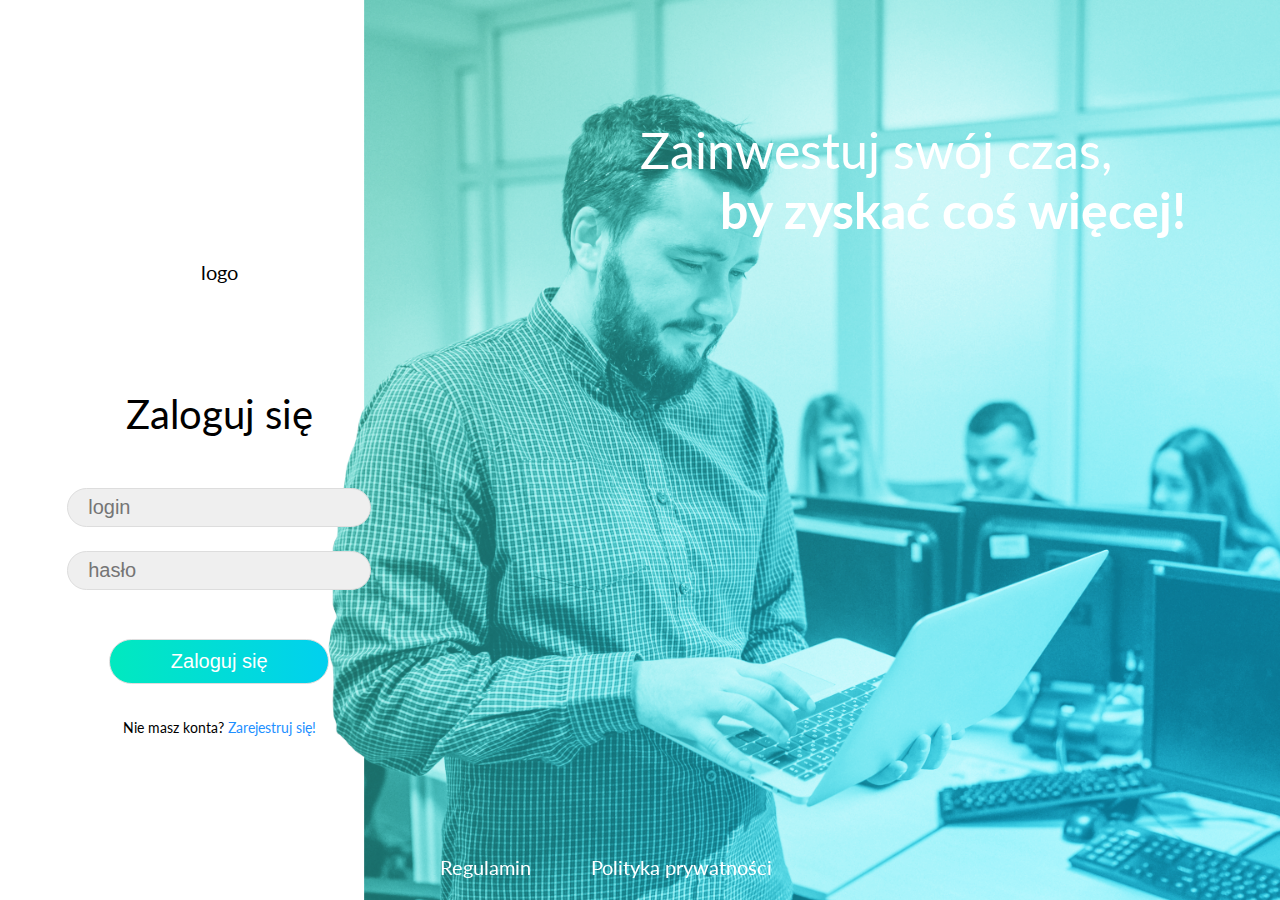
<file: sign-in.html>
<!DOCTYPE html>
<html lang="pl">
<head>
    <meta charset="UTF-8">
    <title>Projekty</title>
    <meta name="description" content="Znajdz idealny projekt dla siebie" />
    <meta name="keywords" content="projekt, projekty, politechnika-rzeszowska" />
    <meta http-equiv="X-UA-Compatible" content="IE=edge,chrome=1"/>
    <link rel="stylesheet" href="css/styles-sign.css" type="text/css"/>
    <link rel="stylesheet" href="css/fontello.css" type="text/css"/>
    <link href="https://fonts.googleapis.com/css?family=Lato:400,900&display=swap&subset=latin-ext" rel="stylesheet" />
    <meta name="viewport" content="width=device-width, initial-scale=1">
    <style>
        body, html {
            height: 100%;
            font-family: 'Lato', sans-serif;
            font-size: 20px;
            margin: 0 !important;
        }
        .bg {
            background-image: url("img/sign-in.png");
            height: 100%;
            background-position: center;
            background-repeat: no-repeat;
            background-size: cover;
        }
    </style>
</head>
<body>
    <div class="bg"></div>
    <div class="container">
        <div class="content">
            <div class="text">Zainwestuj swój czas, </br>
                <span style="margin-left: 80px"><b>by zyskać coś więcej!</b></span></div>
            <div style="clear: both"></div>
            <div class="form-sign-in">
                <div class="logo">logo</div>
                <div class="text-sign-in">Zaloguj się</div>
                <form method="post">
                    <input type="text" placeholder="login" onfocus="this.placeholder=''" onblur="this.placeholder='login'">
                    </br></br>
                    <input type="password" placeholder="hasło" onfocus="this.placeholder=''" onblur="this.placeholder='hasło'">
                    </br></br>
                    <input type="submit" value="Zaloguj się">
                </form>
                <div class="footer-sign-in">
                    Nie masz konta? <a href="#">Zarejestruj się!</a>
                </div>
            </div>
            <div class="footer">
                <div class="footer-information">
                    <div class="footer-information-text">
                        <a href="#">Regulamin</a>
                    </div>
                    <div class="footer-information-text">
                        <a href="#">Polityka prywatności</a>
                    </div>
                    <div style="clear: both"></div>
                </div>
            </div>
        </div>
    </div>
</body>
</html>
</file>
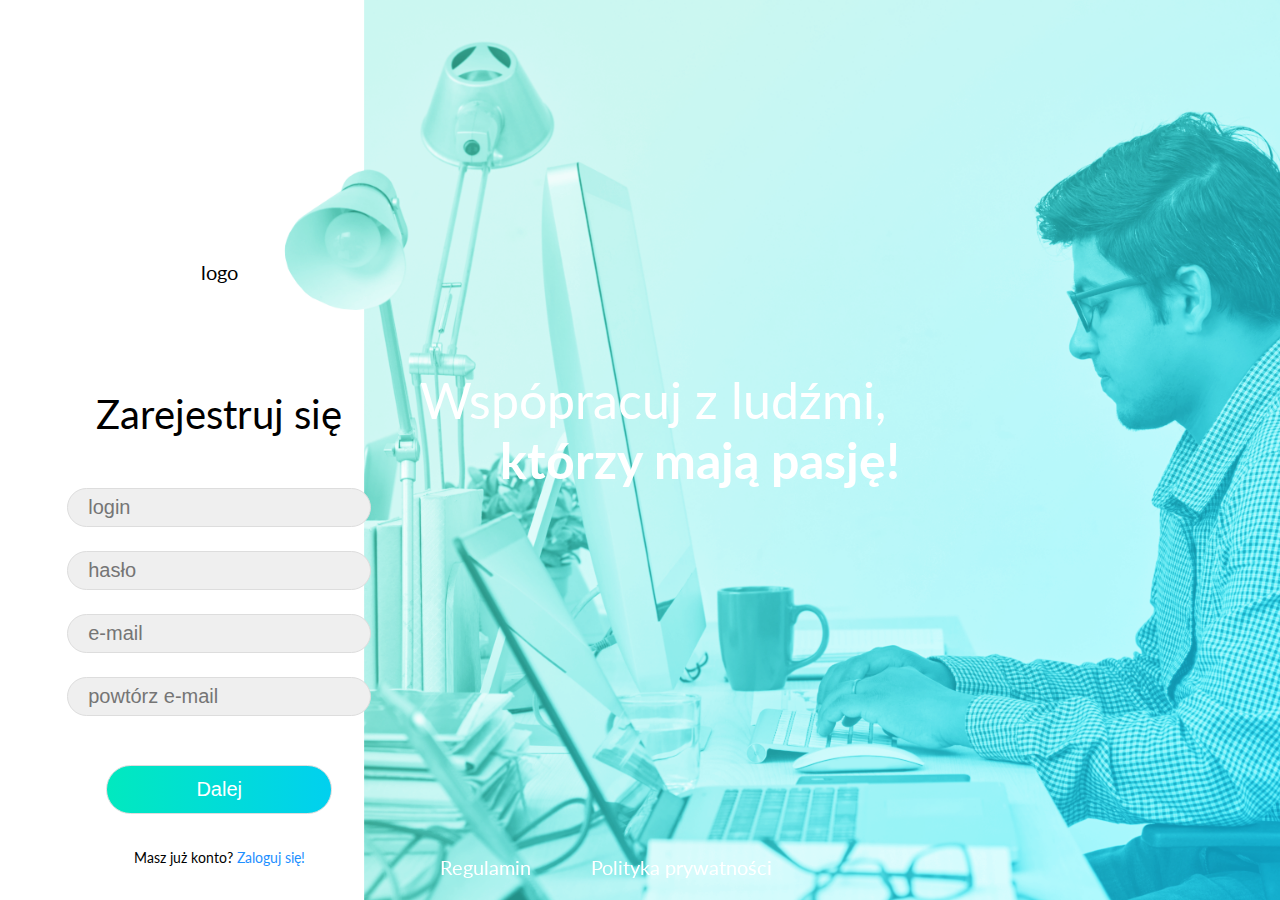
<file: sign-up.html>
<!DOCTYPE html>
<html lang="pl">
<head>
    <meta charset="UTF-8">
    <title>Projekty</title>
    <meta name="description" content="Znajdz idealny projekt dla siebie" />
    <meta name="keywords" content="projekt, projekty, politechnika-rzeszowska" />
    <meta http-equiv="X-UA-Compatible" content="IE=edge,chrome=1"/>
    <link rel="stylesheet" href="css/styles-sign.css" type="text/css"/>
    <link rel="stylesheet" href="css/fontello.css" type="text/css"/>
    <link href="https://fonts.googleapis.com/css?family=Lato:400,900&display=swap&subset=latin-ext" rel="stylesheet" />
    <meta name="viewport" content="width=device-width, initial-scale=1">
    <style>
        body, html {
            height: 100%;
            font-family: 'Lato', sans-serif;
            font-size: 20px;
            margin: 0 !important;
        }
        .bg {
            background-image: url("img/sign-up.png");
            height: 100%;
            background-position: center;
            background-repeat: no-repeat;
            background-size: cover;
        }
    </style>
</head>
<body>
<div class="bg"></div>
<div class="container">
    <div class="content">
        <div class="text" style="margin-top: 250px; margin-right: 250px;">Wspópracuj z ludźmi, </br>
            <span style="margin-left: 80px"><b>którzy mają pasję!</b></span></div>
        <div style="clear: both"></div>
        <div class="form-sign-in">
            <div class="logo">logo</div>
            <div class="text-sign-in">Zarejestruj się</div>
            <form method="post" name="register">
                <div id="part-1">
                    <input type="text" name="login" placeholder="login" onfocus="this.placeholder=''" onblur="this.placeholder='login'">
                    </br></br>
                    <input type="password" name="password" placeholder="hasło" onfocus="this.placeholder=''" onblur="this.placeholder='hasło'">
                    </br></br>
                    <input type="email" name="email" placeholder="e-mail" onfocus="this.placeholder=''" onblur="this.placeholder='e-mail'">
                    </br></br>
                    <input type="email" name="email2" placeholder="powtórz e-mail" onfocus="this.placeholder=''" onblur="this.placeholder='powtórz e-mail'">
                    </br></br>
                    <input class="submit" type="" value="Dalej" onclick="HideContent('part-1')">
                </div>
                <div id="part-2">
                    <input type="text" name="firstname" placeholder="Imie" onfocus="this.placeholder=''" onblur="this.placeholder='Imie'">
                    </br></br>
                    <input type="text" name="lastname" placeholder="Nazwisko" onfocus="this.placeholder=''" onblur="this.placeholder='Nazwisko'">
                    </br></br>
                    <input type="number" name="age" placeholder="Wiek" onfocus="this.placeholder=''" onblur="this.placeholder='Wiek'">
                    </br></br>
                    <select name="subject">
                        <option value="disabled" disabled selected>Wybierz kierunek</option>
                        <option value="i">Informatyka</option>
                        <option value="z">Zarządzanie</option>
                        <option value="a">Automatyka i robotyka</option>
                        <option value="l">Lotnictwo</option>
                    </select>
                    </br></br>
                    <input class="submit" type="" value="Dalej" onclick="HideContent('part-2')">
                </div>
                <div id="part-3">
                    <select name="abilities" multiple>
                        <option disabled selected>Wybierz zainteresowania</option>
                        <optgroup label="Grupa 1">
                            <option>Brak</option>
                            <option>Możliwość 1.1</option>
                            <option>Możliwość 1.2</option>
                            <option>Możliwość 1.3</option>
                        </optgroup>
                        <optgroup label="Grupa 2">
                            <option>Możliwość 2.1</option>
                            <option>Możliwość 2.2</option>
                            <option>Możliwość 2.3</option>
                        </optgroup>
                        <option>Możliwość 3</option>
                        <option>Możliwość 4</option>
                        <option>Możliwość 5</option>
                    </select>
                    </br></br>
                    <input class="submit" type="" value="Dalej" onclick="HideContent('part-3')">
                </div>
                <div id="part-4">
                    <textarea name="description" placeholder="Krótki opis (max 250 liter)" maxlength="250"></textarea>
                    </br></br>
                    <input class="submit" type="" value="Zarejestruj się" onclick="HideContent('part-4')">
                </div>
            </form>
            <div class="footer-sign-in">
                Masz już konto? <a href="#">Zaloguj się!</a>
            </div>
        </div>
        <div class="footer">
            <div class="footer-information">
                <div class="footer-information-text">
                    <a href="#">Regulamin</a>
                </div>
                <div class="footer-information-text">
                    <a href="#">Polityka prywatności</a>
                </div>
                <div style="clear: both"></div>
            </div>
        </div>
    </div>
</div>
<script src="js/register.js"></script>
</body>
</html>
</file>
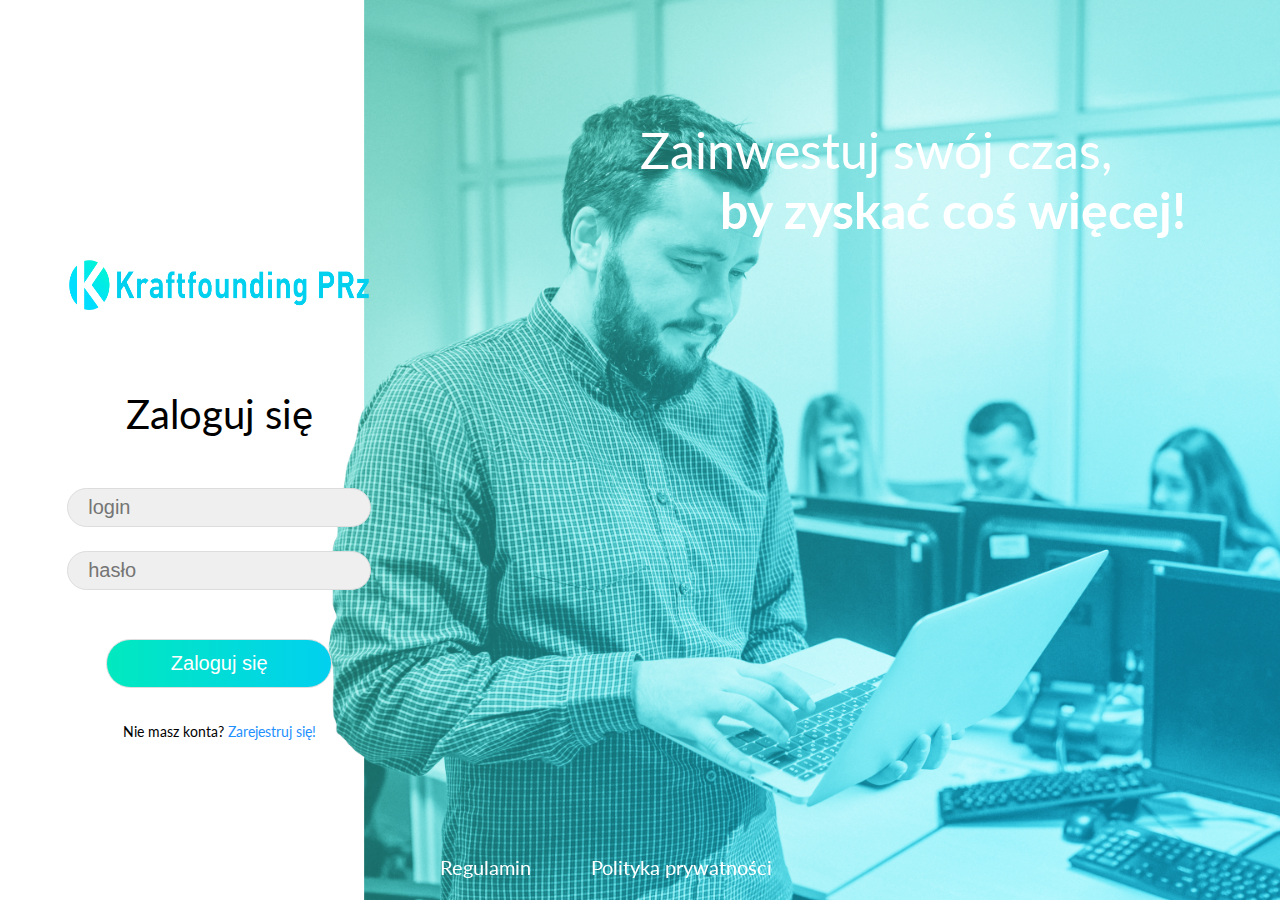
<file: page/sign-in.html>
<!DOCTYPE html>
<html lang="pl">
<head>
    <meta charset="UTF-8">
    <title>Sign in</title>
    <meta name="description" content="Znajdz idealny projekt dla siebie" />
    <meta name="keywords" content="projekt, projekty, politechnika-rzeszowska" />
    <meta http-equiv="X-UA-Compatible" content="IE=edge,chrome=1"/>
    <link rel="stylesheet" href="../css/styles-sign.css" type="text/css"/>
    <link rel="stylesheet" href="../css/fontello.css" type="text/css"/>
    <link href="https://fonts.googleapis.com/css?family=Lato:400,900&display=swap&subset=latin-ext" rel="stylesheet" />
    <meta name="viewport" content="width=device-width, initial-scale=1">
    <style>
        body, html {
            height: 100%;
            font-family: 'Lato', sans-serif;
            font-size: 20px;
            margin: 0 !important;
        }
        .bg {
            background-image: url("../img/sign-in.png");
            height: 100%;
            background-position: center;
            background-repeat: no-repeat;
            background-size: cover;
        }
    </style>
</head>
<body>
    <div class="bg"></div>
    <div class="container">
        <div class="content">
            <div class="text">Zainwestuj swój czas, <br>
                <span style="margin-left: 80px"><b>by zyskać coś więcej!</b></span></div>
            <div style="clear: both"></div>
            <div class="form-sign-in">
                <div class="logo">
                    <a class="navbar-brand" href="#"><img src="../img/full-logo.png" width="100%" height="50" class="d-inline-block mr-1 align-bottom" alt="Logo"></a>
                </div>
                <div class="text-sign-in">Zaloguj się</div>
                <form name="login" method="post">
                    <input name="username" type="text" placeholder="login" onfocus="this.placeholder=''" onblur="this.placeholder='login'" >
                    <br><br>
                    <input name="password" type="password" placeholder="hasło" onfocus="this.placeholder=''" onblur="this.placeholder='hasło'" >
                    <br><br>
                    <input class="submit" type="" value="Zaloguj się" onclick="loginAndSend()" >
                </form>
                <div class="footer-sign-in">
                    Nie masz konta? <a href="#">Zarejestruj się!</a>
                </div>
            </div>
            <div class="footer">
                <div class="footer-information">
                    <div class="footer-information-text">
                        <a href="#">Regulamin</a>
                    </div>
                    <div class="footer-information-text">
                        <a href="#">Polityka prywatności</a>
                    </div>
                    <div style="clear: both"></div>
                </div>
            </div>
        </div>
    </div>
    <script src="../js/register.js"></script>
</body>
</html>
</file>
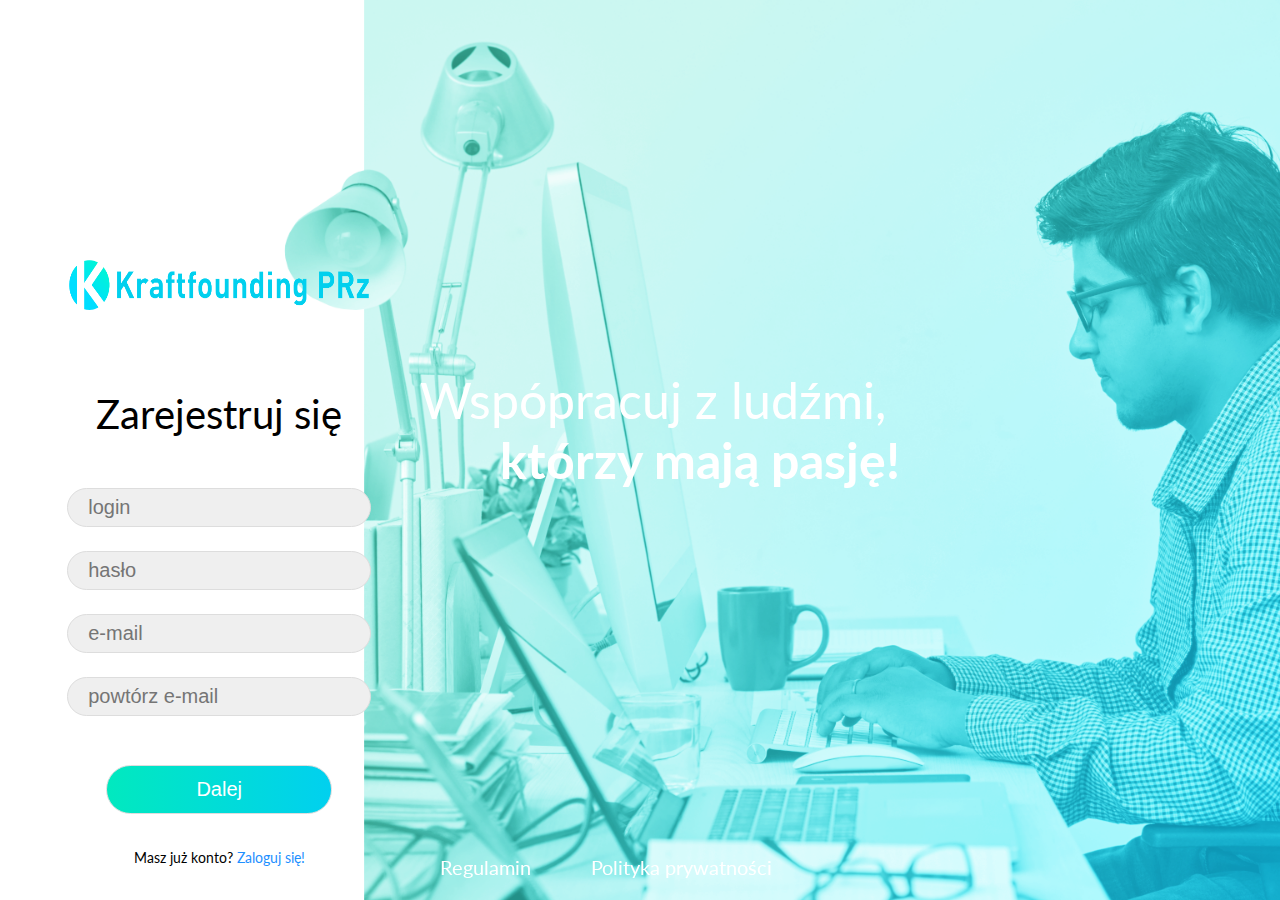
<file: page/sign-up.html>
<!DOCTYPE html>
<html lang="pl">
<head>
    <meta charset="UTF-8">
    <title>Sign up</title>
    <meta name="description" content="Znajdz idealny projekt dla siebie" />
    <meta name="keywords" content="projekt, projekty, politechnika-rzeszowska" />
    <meta http-equiv="X-UA-Compatible" content="IE=edge,chrome=1"/>
    <link rel="stylesheet" href="../css/styles-sign.css" type="text/css"/>
    <link rel="stylesheet" href="../css/fontello.css" type="text/css"/>
    <link href="https://fonts.googleapis.com/css?family=Lato:400,900&display=swap&subset=latin-ext" rel="stylesheet" />
    <meta name="viewport" content="width=device-width, initial-scale=1">
    <style>
        body, html {
            height: 100%;
            font-family: 'Lato', sans-serif;
            font-size: 20px;
            margin: 0 !important;
        }
        .bg {
            background-image: url("../img/sign-up.png");
            height: 100%;
            background-position: center;
            background-repeat: no-repeat;
            background-size: cover;
        }
    </style>
</head>
<body>
<div class="bg"></div>
<div class="container">
    <div class="content">
        <div class="text" style="margin-top: 250px; margin-right: 250px;">Wspópracuj z ludźmi, </br>
            <span style="margin-left: 80px"><b>którzy mają pasję!</b></span></div>
        <div style="clear: both"></div>
        <div class="form-sign-in">
            <div class="logo">
                <a class="navbar-brand" href="#"><img src="../img/full-logo.png" width="100%" height="50" class="d-inline-block mr-1 align-bottom" alt="Logo"></a>
            </div>
            <div class="text-sign-in">Zarejestruj się</div>
            <form method="post" name="register">
                <div id="part-1">
                    <input type="text" name="login" placeholder="login" onfocus="this.placeholder=''" onblur="this.placeholder='login'">
                    </br></br>
                    <input type="password" name="password" placeholder="hasło" onfocus="this.placeholder=''" onblur="this.placeholder='hasło'">
                    </br></br>
                    <input type="email" name="email" placeholder="e-mail" onfocus="this.placeholder=''" onblur="this.placeholder='e-mail'">
                    </br></br>
                    <input type="email" name="email2" placeholder="powtórz e-mail" onfocus="this.placeholder=''" onblur="this.placeholder='powtórz e-mail'">
                    </br></br>
                    <input class="submit" type="" value="Dalej" onclick="HideContent('part-1')">
                </div>
                <div id="part-2">
                    <input type="text" name="firstname" placeholder="Imie" onfocus="this.placeholder=''" onblur="this.placeholder='Imie'">
                    </br></br>
                    <input type="text" name="lastname" placeholder="Nazwisko" onfocus="this.placeholder=''" onblur="this.placeholder='Nazwisko'">
                    </br></br>
                    <input type="number" name="availability" placeholder="Dostępność" onfocus="this.placeholder=''" onblur="this.placeholder='Dostępność'">
                    </br></br>
                    <select name="subject">
                        <option value="disabled" disabled selected>Wybierz kierunek</option>
                    </select>
                    </br></br>
                    <input class="submit" type="" value="Dalej" onclick="HideContent('part-2')">
                </div>
                <div id="part-3">
                    <select name="abilities" multiple>
                        <option disabled selected>Wybierz umiejętności</option>
                    </select>
                    </br></br>
                    <input class="submit" type="" value="Dalej" onclick="HideContent('part-3')">
                </div>
                <div id="part-4">
                    <textarea name="description" placeholder="Krótki opis (max 250 liter)" maxlength="250"></textarea>
                    </br></br>
                    <input class="submit" type="" value="Zarejestruj się" onclick="HideContent('part-4')">
                </div>
            </form>
            <div class="footer-sign-in">
                Masz już konto? <a href="#">Zaloguj się!</a>
            </div>
        </div>
        <div class="footer">
            <div class="footer-information">
                <div class="footer-information-text">
                    <a href="#">Regulamin</a>
                </div>
                <div class="footer-information-text">
                    <a href="#">Polityka prywatności</a>
                </div>
                <div style="clear: both"></div>
            </div>
        </div>
    </div>
</div>
<script src="../js/register.js"></script>

</body>
</html>
</file>
<file: css/styles-sign.css>
.container{
    width: 100%;
    position: relative;
    top: -730px;
}
.content{
    width: 100%;
}
.logo{
    height: 80px;
    width: 80%;
    min-width: 300px;
    margin-right: auto;
    margin-left: auto;
    margin-bottom: 50px;
}
.text{
    text-align: left;
    color: white;
    font-size: 50px;
    width: 600px;
    margin-right: 30px;
    top: 120px;
    right: 10px;
    position: fixed;
}
#part-1{
    display: block;
    transition: display 1s ease-in-out;
}
#part-2{
    display: none;
    transition: opacity 1s ease-in-out;
}
#part-3{
    display: none;
    transition: opacity 1s ease-in-out;
}
#part-4{
    display: none;
    transition: opacity 1s ease-in-out;
}
.form-sign-in{
    text-align: center;
    width: 28%;
    min-width: 300px;
    min-height: 330px;
    margin-left: 40px;
    margin-top:10vh;
}
.text-sign-in{
    font-size: 40px;
}
.footer-sign-in{
    margin-top: 35px;
    font-size: 14px;
}
.footer-sign-in > a{
    text-decoration: none;
    color: dodgerblue;
}
.footer{
    bottom: 0;
    position: fixed;
    z-index: 100;
    width: 100%;
    height: 45px;
}
.footer-information{
    width: 400px;
    margin-right: auto;
    margin-left: auto;
}
.footer-information-text{
    float: left;
    margin-right: 60px;
}
.footer-information-text > a{
    color: white;
    text-decoration: none;
}
form{
    margin-top: 50px;
}
input[type=text],
input[type=password],
input[type=email],
input[type=number]
{
    width: 280px;
    height: 35px;
    background-color: #efefef;
    color: #666666;
    border: 1px solid #dddddd;
    border-radius: 20px;
    font-size: 20px;
    outline: none;
    padding-left: 20px;
}
input[type=text]:focus,
input[type=password]:focus,
input[type=email]:focus,
input[type=number]:focus,
select[name=subject]:focus
{
    -webkit-box-shadow: 0px 0px 5px 2px rgba(0,216,174,1);
    -moz-box-shadow: 0px 0px 5px 2px rgba(0,216,174,1);
    box-shadow: 0px 0px 5px 2px rgba(0,216,174,1);
}
input[type=submit]{
    color: white;
    width: 220px;
    height: 45px;
    margin-top: 25px;
    font-size: 20px;
    border: 1px solid #dddddd;
    border-radius: 30px;
    outline: none;
    background-image: linear-gradient(to right, #01e9bf, #01d0ef);
}
.submit{
    text-align: center;
    color: white;
    width: 220px;
    height: 45px;
    margin-top: 25px;
    font-size: 20px;
    border: 1px solid #dddddd;
    border-radius: 30px;
    outline: none;
    background-image: linear-gradient(to right, #01e9bf, #01d0ef);
}
input:last-child:hover{
    cursor: pointer;
    background-image: linear-gradient(to right, #00d8ae, #00c0de);
}
select[name=subject]
{
    width: 300px;
    height: 40px;
    background-color: #efefef;
    color: #666666;
    border: 1px solid #dddddd;
    border-radius: 20px;
    font-size: 20px;
    outline: none;
    padding-left: 20px;
}
select[name=abilities]{
    width: 300px;
    height: 200px;
    background-color: #efefef;
    color: #666666;
    border: 1px solid #dddddd;
    border-radius: 20px;
    font-size: 20px;
    outline: none;
    padding-left: 20px;
}
select[name=abilities]::-webkit-scrollbar {
    width: 10px;
}

select[name=abilities]::-webkit-scrollbar-track {
    -webkit-box-shadow: inset 0 0 6px rgba(0,0,0,0.3);
}

select[name=abilities]::-webkit-scrollbar-thumb {
    background-color: darkgrey;
    outline: 1px solid slategrey;
    border-radius: 20px 20px;
}
textarea{
    width: 260px;
    height: 250px;
    background-color: #efefef;
    color: #666666;
    border: 1px solid #dddddd;
    border-radius: 20px;
    font-size: 20px;
    outline: none;
    padding-left: 20px;
    padding-right: 20px;
    resize: none;
}
textarea::-webkit-scrollbar {
    width: 10px;
}

textarea::-webkit-scrollbar-track {
    -webkit-box-shadow: inset 0 0 6px rgba(0,0,0,0.3);
}

textarea::-webkit-scrollbar-thumb {
    background-color: darkgrey;
    outline: 1px solid slategrey;
    border-radius: 20px 20px;
}
</file>
<file: css/fontello.css>
@font-face {
  font-family: 'fontello';
  src: url('../font/fontello.eot?30359906');
  src: url('../font/fontello.eot?30359906#iefix') format('embedded-opentype'),
       url('../font/fontello.woff2?30359906') format('woff2'),
       url('../font/fontello.woff?30359906') format('woff'),
       url('../font/fontello.ttf?30359906') format('truetype'),
       url('../font/fontello.svg?30359906#fontello') format('svg');
  font-weight: normal;
  font-style: normal;
}
/* Chrome hack: SVG is rendered more smooth in Windozze. 100% magic, uncomment if you need it. */
/* Note, that will break hinting! In other OS-es font will be not as sharp as it could be */
/*
@media screen and (-webkit-min-device-pixel-ratio:0) {
  @font-face {
    font-family: 'fontello';
    src: url('../font/fontello.svg?30359906#fontello') format('svg');
  }
}
*/
 
 [class^="icon-"]:before, [class*=" icon-"]:before {
  font-family: "fontello";
  font-style: normal;
  font-weight: normal;
  speak: none;
 
  display: inline-block;
  text-decoration: inherit;
  width: 1em;
  margin-right: .2em;
  text-align: center;
  /* opacity: .8; */
 
  /* For safety - reset parent styles, that can break glyph codes*/
  font-variant: normal;
  text-transform: none;
 
  /* fix buttons height, for twitter bootstrap */
  line-height: 1em;
 
  /* Animation center compensation - margins should be symmetric */
  /* remove if not needed */
  margin-left: .2em;
 
  /* you can be more comfortable with increased icons size */
  /* font-size: 120%; */
 
  /* Font smoothing. That was taken from TWBS */
  -webkit-font-smoothing: antialiased;
  -moz-osx-font-smoothing: grayscale;
 
  /* Uncomment for 3D effect */
  /* text-shadow: 1px 1px 1px rgba(127, 127, 127, 0.3); */
}
 
.icon-search:before { content: '\f50d'; text-align: left; font-size: 50px} /* '' */
</file>
